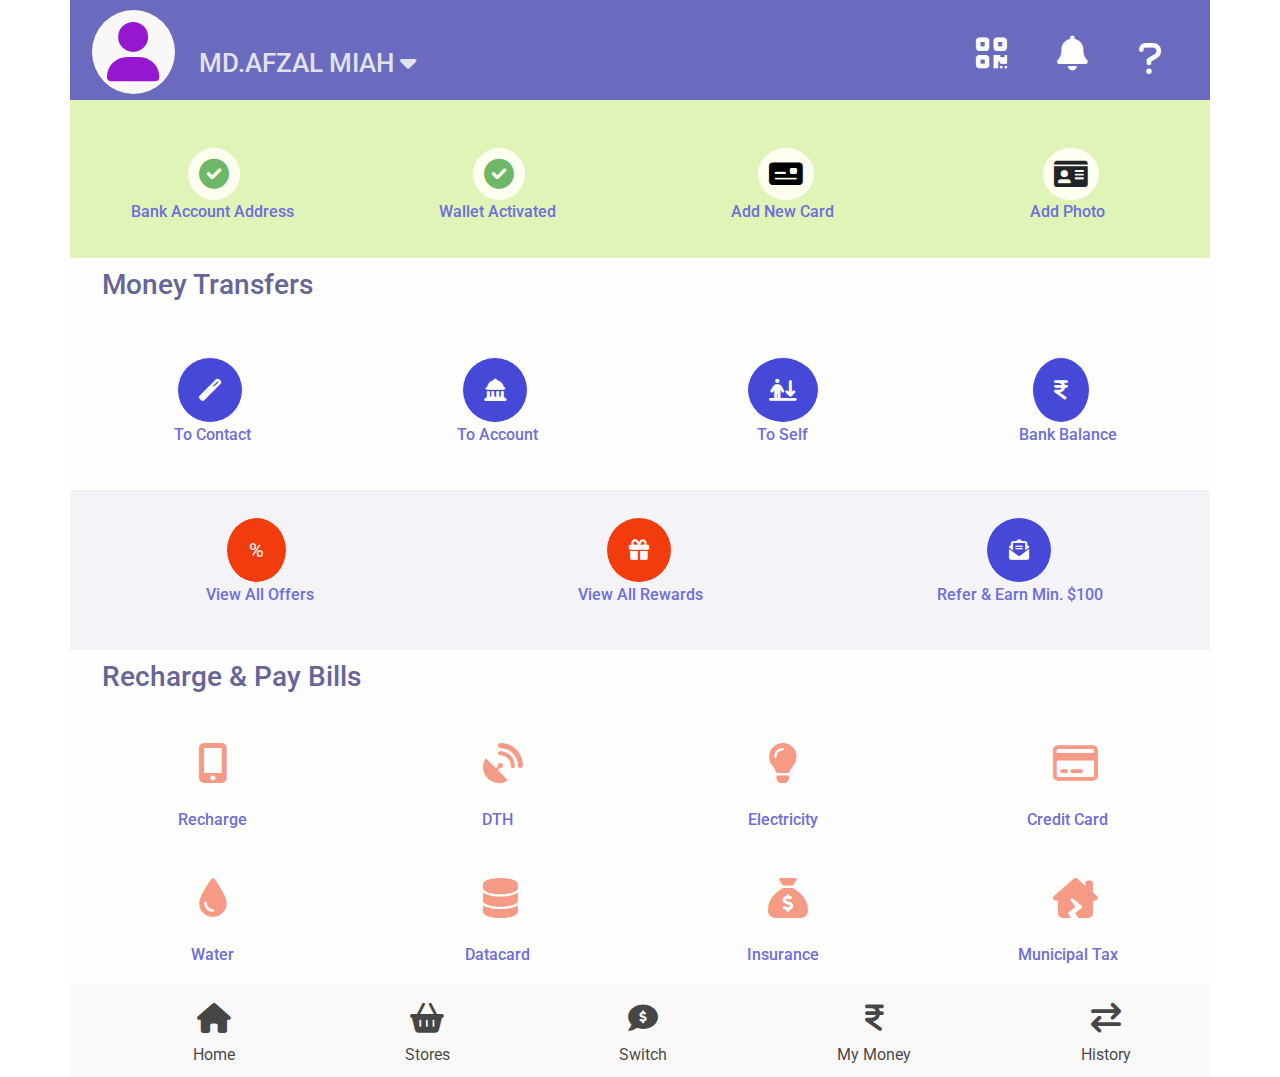
<file: index.html>
<!DOCTYPE html>
<html lang="en">
<head>
    <meta charset="UTF-8">
    <meta http-equiv="X-UA-Compatible" content="IE=edge">
    <meta name="viewport" content="width=device-width, initial-scale=1.0">
    <title>Dashboard</title>
    <link rel="stylesheet" href="assets/css/font-all.min.css">
    <link rel="stylesheet" href="assets/css/bootstrap.min.css">
    <link rel="stylesheet" href="assets/css/style.css">
    <link rel="stylesheet" href="assets/css/responsive.css">
</head>
<body>
       <!-----Head Section Start------->
        <div class="container header">
            <div class="row">
                <div class="col-6">
                    <div class="header-l">
                        <i class="fa-solid fa-user" id="users"></i>
                        <h3>MD.AFZAL MIAH <i class="fa-solid fa-caret-down"></i> </h3>
                    </div>
                </div>
                <div class="col-6">
                    <div class="header-r">
                    <ul class="nav">
                        <li class="qrc"><a href="#"><i class="fa-solid fa-qrcode" id="r-items"></i> </a></li>
                        <li class="noti"><a href="#"></a><i class="fa-solid fa-bell" id="r-items"></i></a></li>
                        <li class="qus"><a href="#"></a><i class="fa-solid fa-question" id="r-items"></i></a></li>

                    </ul>
                </div>
                </div>
            </div>
        </div>
         <!-----Head Section End------->
           <!-----Account Section Start------->
           <div class="container account">
            <div class="row">
                <div class="ac-title">
                </div>
                <div class="col-3">
                     <div class="bank">
                     <span><a href="bank_address.html"><i class="fa-solid fa-circle-check"></i></a></span>
                     <p>Bank Account Address</p>
                    </div>
                </div>
                <div class="col-3">
                    <div class="wallet">
                    <span><a href="wallet.html"><i class="fa-solid fa-circle-check"></i></a></span>
                    <p>Wallet Activated</p> 
                </div>
                </div>
                <div class="col-3">
                    <div class="money">
                    <span><a href="card.html"><i class="fa-solid fa-money-check"></i></a></span>
                    <p>Add New Card</p> 
                </div>
                </div>
                <div class="col-3">
                    <div class="photo">
                    <span><i class="fa-solid fa-id-card"></i></i></span>
                    <p> Add Photo</p>
                </div> 
                </div>
               </div>
           </div>
            <!-----Account Section End------->
            <!-----Money Transfer Section Start------->
            <div class="container transfer">
                <div class="row transfer-1">
                    <div class="mt-title">
                        <h3>Money Transfers</h3>
                    </div>
                    <div class="col-3">
                        <div class="to-contact">
                        <span><i class="fa-solid fa-wand-magic"></i></span>
                        <p>To Contact</p>
                    </div>
                    </div>
                    <div class="col-3">
                        <div class="to-account">
                            <span><i class="fa-solid fa-landmark-dome"></i></span>
                            <p>To Account</p>
                    </div>
                    </div>
                    <div class="col-3">
                        <div class="to-self">
                            <span><i class="fa-solid fa-person-arrow-down-to-line"></i></span>
                            <p>To Self</p>
                    </div>
                    </div>
                    <div class="col-3">
                        <div class="b-balance">
                            <span><i class="fa-solid fa-indian-rupee-sign"></i></span>
                            <p>Bank Balance</p>
                    </div>
                    </div>
                </div>
                
                <div class="row transfer-2">
                    <div class="col-4">
                        <div class="offers">
                            <span><i class="fa-light fa-percent"></i></span>
                            <p>View All Offers</p>
                        </div>
                    </div>
                    <div class="col-4">
                        <div class="rewards">
                            <span><i class="fa-solid fa-gift"></i></span>
                            <p>View All Rewards</p>
                        </div>
                    </div>
                    <div class="col-4">
                        <div class="refers">
                            <span><i class="fa-solid fa-envelope-open-text"></i></span>
                            <p>Refer & Earn Min. $100</p>
                        </div>
                    </div>
                </div>
            </div>
             <!-----Money Transfer Section End------->
              <!-----Recharge Section start------->
                <div class="container recharge">
                    <div class="rec-title">
                        <h3>Recharge & Pay Bills</h3>
                    </div>
                    <div class="row recharge-1">
                        <div class="col-3">
                            <div class="rec-mobile">
                                <span><i class="fa-solid fa-mobile-screen-button"></i></span>
                                <p>Recharge</p>
                            </div>
                        </div>
                        <div class="col-3">
                            <div class="rec-dth">
                                <span><i class="fa-solid fa-satellite-dish"></i></span>
                                <p>DTH</p>
                            </div>
                        </div>
                        <div class="col-3">
                            <div class="rec-electricity">
                                <span><i class="fa-solid fa-lightbulb"></i></span>
                                <p>Electricity</p>
                            </div>
                        </div>
                        <div class="col-3">
                            <div class="rec-card">
                                <span><i class="fa-regular fa-credit-card"></i></span>
                                <p>Credit Card</p>
                            </div>
                        </div>
                    </div>
                     <!----Line -2-->
                    <div class="row recharge-2">
                        <div class="col-3">
                            <div class="rec-water">
                                <span><i class="fa-solid fa-droplet"></i></span>
                                <p>Water</p>
                            </div>
                        </div>
                        <div class="col-3">
                            <div class="rec-datacard">
                                <span><i class="fa-solid fa-database"></i></span>
                                <p>Datacard</p>
                            </div>
                        </div>
                        <div class="col-3">
                            <div class="rec-insurance">
                                <span><i class="fa-solid fa-sack-dollar"></i></span>
                                <p>Insurance</p>
                            </div>
                        </div>
                        <div class="col-3">
                            <div class="rec-tax">
                                <span><i class="fa-solid fa-house-chimney-crack"></i></span>
                                <p>Municipal Tax</p>
                            </div>
                        </div>
                    </div>
                </div>
             <!-----Recharge Section End------->
             <!-----Manu Section Start------->
             
             <div class="container menu">
                <div class="row">
                        <ul class="nav">
                            <li ><a href="#"><i class="fa-solid fa-house" id="home-items"></i> Home</a></li>
                            <li><a href="#"><i class="fa-solid fa-basket-shopping"  id="home-items"></i> Stores</a></li>
                            <li><a href="#"><i class="fa-solid fa-comment-dollar"  id="home-items"></i> Switch</a></li>
                            <li><a href="#"><i class="fa-solid fa-indian-rupee-sign"  id="home-items"></i> My Money</a></li>
                            <li><a href="#"><i class="fa-solid fa-arrow-right-arrow-left"  id="home-items"></i> History</a></li>
                        </ul>
                </div>
            </div>
          <!-----Manu Section End------->
   
    <!------JS Files-------->
    <script src="assets/js/jquery-3.6.0.min.js"></script>
    <script src="assets/js/popper.min.js"></script>
    <script src="assets/js/bootstrap.min.js"></script>
    <script src="assets/js/custom.js"></script>
</body>
</html>
</file>
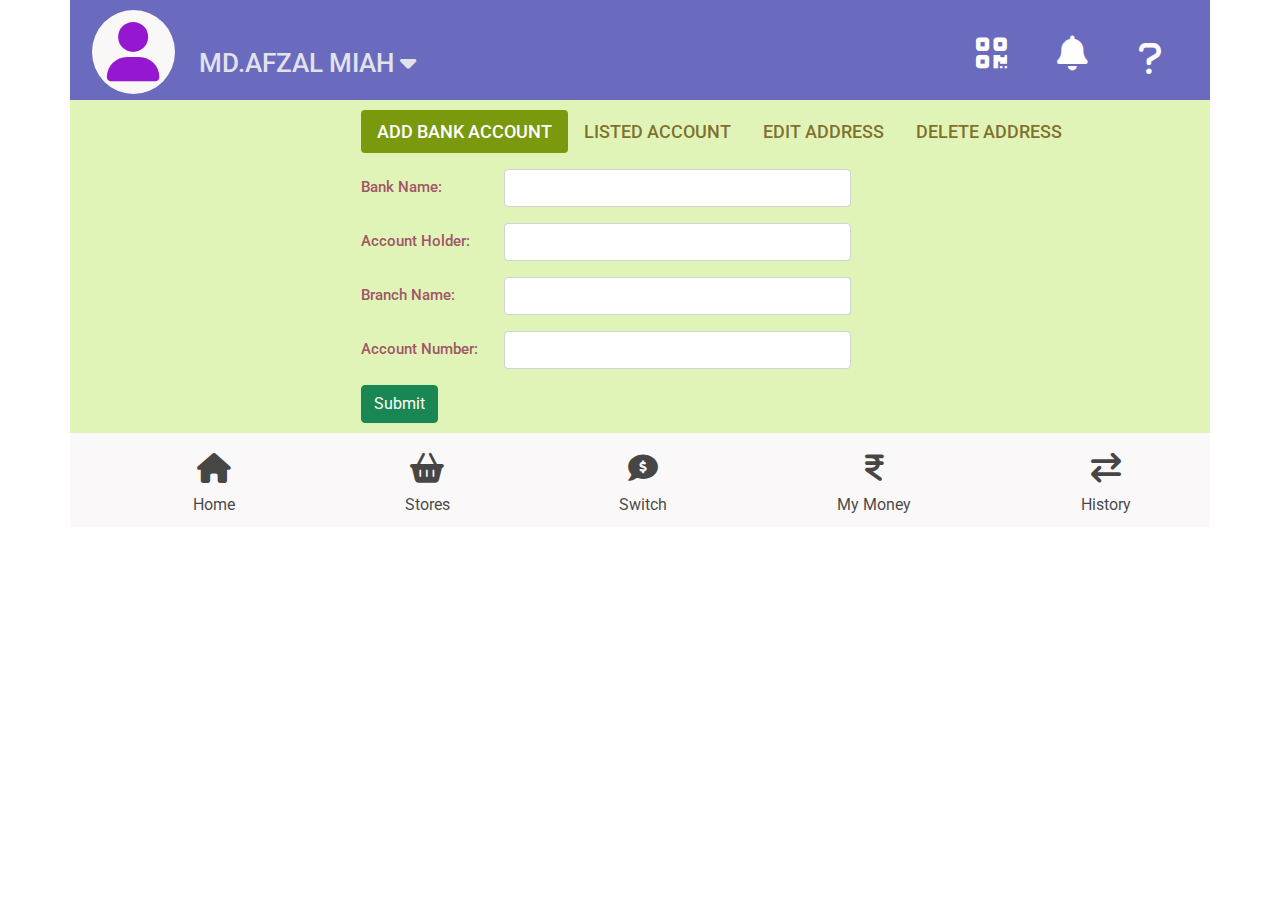
<file: bank_address.html>
<!DOCTYPE html>
<html lang="en">
<head>
    <meta charset="UTF-8">
    <meta http-equiv="X-UA-Compatible" content="IE=edge">
    <meta name="viewport" content="width=device-width, initial-scale=1.0">
    <title>Dashboard</title>
    <link rel="stylesheet" href="assets/css/font-all.min.css">
    <link rel="stylesheet" href="assets/css/bootstrap.min.css">
    <link rel="stylesheet" href="assets/css/style.css">
    <link rel="stylesheet" href="assets/css/responsive.css">
</head>
<body>
         <!-----Head Section Start------->
         <div class="container header">
            <div class="row">
                <div class="col-6">
                    <div class="header-l">
                        <i class="fa-solid fa-user" id="users"></i>
                        <h3>MD.AFZAL MIAH <i class="fa-solid fa-caret-down"></i> </h3>
                    </div>
                </div>
                <div class="col-6">
                    <div class="header-r">
                    <ul class="nav">
                        <li class="qrc"><a href="#"><i class="fa-solid fa-qrcode" id="r-items"></i> </a></li>
                        <li class="noti"><a href="#"></a><i class="fa-solid fa-bell" id="r-items"></i></a></li>
                        <li class="qus"><a href="#"></a><i class="fa-solid fa-question" id="r-items"></i></a></li>

                    </ul>
                </div>
                </div>
            </div>
        </div>
         <!-----Head Section End------->
         <!-----Bank-Details Section Start------->
         <section class="container bank-details">

            <ul class="nav nav-pills mb-3 bank-items" id="pills-tab" role="tablist">
                <li class="nav-item " role="presentation" id="all-items">
                  <button class="nav-link active" id="pills-add-tab" data-bs-toggle="pill" data-bs-target="#pills-add" type="button" role="tab" aria-controls="pills-add" aria-selected="true">Add Bank Account</button>
                </li>

                <li class="nav-item" role="presentation" id="all-items">
                  <button class="nav-link" id="pills-listed-tab" data-bs-toggle="pill" data-bs-target="#pills-listed" type="button" role="tab" aria-controls="pills-listed" aria-selected="false">Listed account</button>
                </li>

                <li class="nav-item" role="presentation" id="all-items">
                  <button class="nav-link" id="pills-edit-tab" data-bs-toggle="pill" data-bs-target="#pills-edit" type="button" role="tab" aria-controls="pills-edit" aria-selected="false">Edit Address</button>
                </li>

                <li class="nav-item" role="presentation" id="all-items">
                    <button class="nav-link" id="pills-delete-tab" data-bs-toggle="pill" data-bs-target="#pills-delete" type="button" role="tab" aria-controls="pills-delete" aria-selected="false">Delete Address</button>
                  </li>

              </ul>

              <div class="tab-content" id="pills-tabContent">
                <div class="tab-pane fade show active" id="pills-add" role="tabpanel" aria-labelledby="pills-add-tab">
                   
                    <form class="form bank-form">
                        <div class="row mb-3">
                          <label class="col-sm-2 col-form-label form-n">Bank Name:</label>
                          <div class="col-sm-10">
                            <input type="text" class="form-control" id="form-input">
                          </div>
                        </div>
                        <div class="row mb-3">
                          <label class="col-sm-2 col-form-label form-n">Account Holder:</label>
                          <div class="col-sm-10">
                            <input type="text" class="form-control" id="form-input">
                          </div>
                        </div>
        
                        <div class="row mb-3">
                            <label class="col-sm-2 col-form-label form-n">Branch Name:</label>
                            <div class="col-sm-10">
                              <input type="text" class="form-control" id="form-input">
                            </div>
                          </div>

                          <div class="row mb-3">
                            <label class="col-sm-2 col-form-label form-n">Account Number:</label>
                            <div class="col-sm-10">
                              <input type="text" class="form-control" id="form-input">
                            </div>
                          </div>
                        
                        <button type="submit" class="btn btn-success" value="submit">Submit</button>
                      </form>
                </div>

                <div class="tab-pane fade" id="pills-listed" role="tabpanel" aria-labelledby="pills-listed-tab">

                    <ol class="list-group list-group-numbered">
                        <li class="list-group-item">Islami Bank</li>
                        <li class="list-group-item">Janata Bank</li>
                        <li class="list-group-item">Sonali Bank</li>
                      </ol>

                </div>

                <div class="tab-pane fade" id="pills-edit" role="tabpanel" aria-labelledby="pills-edit-tab">
                    <form class="form bank-form">
                        <div class="row mb-3">
                          <label class="col-sm-2 col-form-label form-n">Bank Name:</label>
                          <div class="col-sm-10">
                            <input type="text" class="form-control" id="form-input">
                          </div>
                        </div>
                        <div class="row mb-3">
                          <label class="col-sm-2 col-form-label form-n">Account Holder:</label>
                          <div class="col-sm-10">
                            <input type="text" class="form-control" id="form-input">
                          </div>
                        </div>
        
                        <div class="row mb-3">
                            <label class="col-sm-2 col-form-label form-n">Branch Name:</label>
                            <div class="col-sm-10">
                              <input type="text" class="form-control" id="form-input">
                            </div>
                          </div>

                          <div class="row mb-3">
                            <label class="col-sm-2 col-form-label form-n">Account Number:</label>
                            <div class="col-sm-10">
                              <input type="text" class="form-control" id="form-input">
                            </div>
                          </div>
                        
                        <button type="submit" class="btn btn-success" value="save">Edit</button>
                      </form>

                </div>

                <div class="tab-pane fade" id="pills-delete" role="tabpanel" aria-labelledby="pills-delete-tab">

                    <ol class="list-group list-group-numbered">
                        <li class="list-group-item d-flex justify-content-between align-items-start">
                          <div class="ms-2 me-auto">
                            <div class="fw-bold">Islami Bank</div>
                            MD Afzal Miah
                          </div>
                          <span class="badge bg-danger rounded-pill">Delete</span>
                        </li>
                        <li class="list-group-item d-flex justify-content-between align-items-start">
                          <div class="ms-2 me-auto">
                            <div class="fw-bold">Janata Bank</div>
                            Joy Debnath
                          </div>
                          <span class="badge bg-danger rounded-pill">Delete</span>
                        </li>
                        <li class="list-group-item d-flex justify-content-between align-items-start">
                          <div class="ms-2 me-auto">
                            <div class="fw-bold">Sonali Bank</div>
                             MD Jmal Uddin
                          </div>
                          <span class="badge bg-danger rounded-pill">Delete</span>
                        </li>
                      </ol>
                </div>
              </div>
            
            
            
       
         </section>

<!-----Manu Section Start------->
             
        <div class="container menu">
            <div class="row">
                    <ul class="nav">
                        <li ><a href="#"><i class="fa-solid fa-house" id="home-items"></i> Home</a></li>
                        <li><a href="#"><i class="fa-solid fa-basket-shopping"  id="home-items"></i> Stores</a></li>
                        <li><a href="#"><i class="fa-solid fa-comment-dollar"  id="home-items"></i> Switch</a></li>
                        <li><a href="#"><i class="fa-solid fa-indian-rupee-sign"  id="home-items"></i> My Money</a></li>
                                        <li><a href="#"><i class="fa-solid fa-arrow-right-arrow-left"  id="home-items"></i> History</a></li>
                    </ul>
            </div>
        </div>
        <!-----Manu Section End------->
   
    <!------JS Files-------->
    <script src="assets/js/jquery-3.6.0.min.js"></script>
    <script src="assets/js/popper.min.js"></script>
    <script src="assets/js/bootstrap.min.js"></script>
    <script src="assets/js/custom.js"></script>
</body>
</html>
</file>
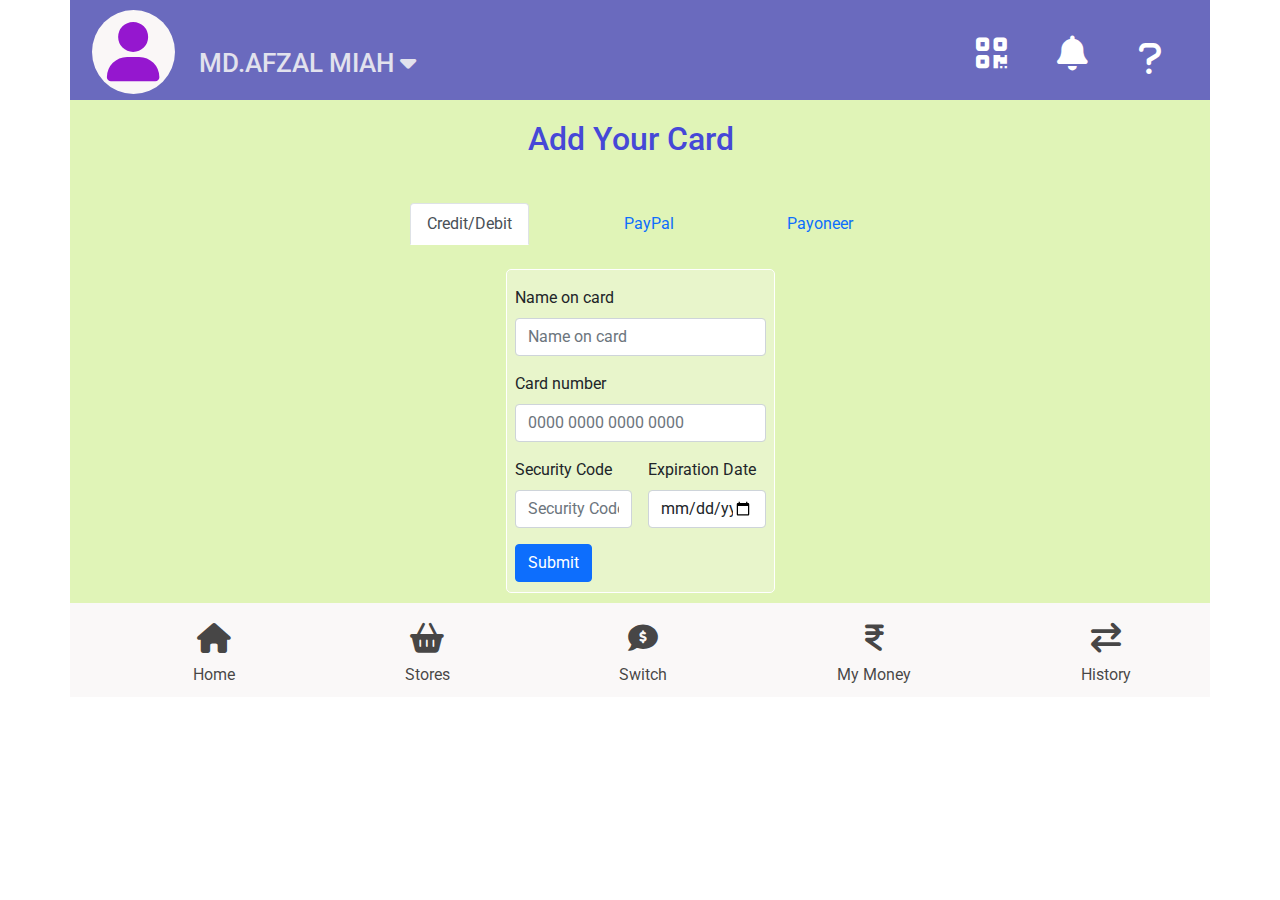
<file: card.html>
<!DOCTYPE html>
<html lang="en">
<head>
    <meta charset="UTF-8">
    <meta http-equiv="X-UA-Compatible" content="IE=edge">
    <meta name="viewport" content="width=device-width, initial-scale=1.0">
    <title>Dashboard</title>
    <link rel="stylesheet" href="assets/css/font-all.min.css">
    <link rel="stylesheet" href="assets/css/bootstrap.min.css">
    <link rel="stylesheet" href="assets/css/style.css">
    <link rel="stylesheet" href="assets/css/responsive.css">
</head>
<body>
         <!-----Head Section Start------->
         <div class="container header">
            <div class="row">
                <div class="col-6">
                    <div class="header-l">
                        <i class="fa-solid fa-user" id="users"></i>
                        <h3>MD.AFZAL MIAH <i class="fa-solid fa-caret-down"></i> </h3>
                    </div>
                </div>
                <div class="col-6">
                    <div class="header-r">
                    <ul class="nav">
                        <li class="qrc"><a href="#"><i class="fa-solid fa-qrcode" id="r-items"></i> </a></li>
                        <li class="noti"><a href="#"></a><i class="fa-solid fa-bell" id="r-items"></i></a></li>
                        <li class="qus"><a href="#"></a><i class="fa-solid fa-question" id="r-items"></i></a></li>

                    </ul>
                </div>
                </div>
            </div>
        </div>
         <!-----Head Section End------->
         <!-----Card-Details Section Start------->
          <section>
            <div class="container card-section">
              <div class="row">
                 <div class="col-"><h2>Add Your Card</h>
                  </div> 
                </div>
                <div class="orw">
                  <div class="col- col-md- payment-section">

                    <ul class="nav nav-tabs pay-nave" id="myTab" role="tablist">
                      <li class="nav-item pay-iteme" role="presentation">
                        <button class="nav-link active" id="credit-tab" data-bs-toggle="tab" data-bs-target="#credit" type="button" role="tab" aria-controls="credit" aria-selected="true">Credit/Debit</button>
                      </li>
                      <li class="nav-item pay-iteme" role="presentation">
                        <button class="nav-link" id="paypal-tab" data-bs-toggle="tab" data-bs-target="#paypal" type="button" role="tab" aria-controls="paypal" aria-selected="false">PayPal</button>
                      </li>
                      <li class="nav-item pay-iteme" role="presentation">
                        <button class="nav-link" id="payoneer-tab" data-bs-toggle="tab" data-bs-target="#payoneer" type="button" role="tab" aria-controls="payoneer" aria-selected="false"> Payoneer</button>
                      </li>
                    </ul>


                    <div class="tab-content" id="myTabContent">
                      <div class="tab-pane fade show active" id="credit" role="tabpanel" aria-labelledby="credit-tab">
                        <form class="row g-3 card-form">
                          <div class="col-md-12">
                            <label for="inputEmail4" class="form-label">Name on card
                            </label>
                            <input type="text" class="form-control" id="inputEmail4" placeholder="Name on card">
                          </div>
                          <div class="col-md-12">
                            <label for="inputPassword4" class="form-label">Card number</label>
                            <input type="number" class="form-control" id="inputPassword4" placeholder="0000 0000 0000 0000">
                          </div>
                          <div class="col-md-6">
                            <label for="inputCity" class="form-label">Security Code</label>
                            <input type="text" class="form-control" id="inputCity" placeholder="Security Code">
                          </div>
                          <div class="col-md-6">
                            <label for="inputState" class="form-label">Expiration Date</label>
                            <input type="date" class="form-control" id="inputCity" placeholder="MM/YY">
                          </div>
                        
                          <div class="col-12">
                            <button type="submit" class="btn btn-primary pay-btn">Submit</button>
                          </div>
                        </form> 
                    </div>

                      <div class="tab-pane fade" id="paypal" role="tabpanel" aria-labelledby="paypal-tab">
                        <form class="row g-3 card-form">
                          <div class="col-md-12">
                            <label for="inputEmail4" class="form-label">Name on card
                            </label>
                            <input type="text" class="form-control" id="inputEmail4" placeholder="Name on card">
                          </div>
                          <div class="col-md-12">
                            <label for="inputPassword4" class="form-label">Card number</label>
                            <input type="number" class="form-control" id="inputPassword4" placeholder="0000 0000 0000 0000">
                          </div>
                          <div class="col-md-6">
                            <label for="inputCity" class="form-label">Security Code</label>
                            <input type="text" class="form-control" id="inputCity" placeholder="Security Code">
                          </div>
                          <div class="col-md-6">
                            <label for="inputState" class="form-label">Expiration Date</label>
                            <input type="date" class="form-control" id="inputCity" placeholder="MM/YY">
                          </div>
                        
                          <div class="col-12">
                            <button type="submit" class="btn btn-primary pay-btn">Submit</button>
                          </div>
                        </form> 
                        
                       </div>

                      <div class="tab-pane fade" id="payoneer" role="tabpanel" aria-labelledby="payoneer-tab">
                        <form class="row g-3 card-form">
                          <div class="col-md-12">
                            <label for="inputEmail4" class="form-label">Name on card
                            </label>
                            <input type="text" class="form-control" id="inputEmail4" placeholder="Name on card">
                          </div>
                          <div class="col-md-12">
                            <label for="inputPassword4" class="form-label">Card number</label>
                            <input type="number" class="form-control" id="inputPassword4" placeholder="0000 0000 0000 0000">
                          </div>
                          <div class="col-md-6">
                            <label for="inputCity" class="form-label">Security Code</label>
                            <input type="text" class="form-control" id="inputCity" placeholder="Security Code">
                          </div>
                          <div class="col-md-6">
                            <label for="inputState" class="form-label">Expiration Date</label>
                            <input type="date" class="form-control" id="inputCity" placeholder="mm/yy">
                          </div>
                        
                          <div class="col-12">
                            <button type="submit" class="btn btn-primary pay-btn">Submit</button>
                          </div>
                        </form> 
                     </div>
                    </div>

                  </div>
                </div>
              </div>
               
          </section>
          <!-----Card-Details Section End------->
<!-----Manu Section Start------->
             
        <div class="container menu">
            <div class="row">
                    <ul class="nav">
                        <li ><a href="#"><i class="fa-solid fa-house" id="home-items"></i> Home</a></li>
                        <li><a href="#"><i class="fa-solid fa-basket-shopping"  id="home-items"></i> Stores</a></li>
                        <li><a href="#"><i class="fa-solid fa-comment-dollar"  id="home-items"></i> Switch</a></li>
                        <li><a href="#"><i class="fa-solid fa-indian-rupee-sign"  id="home-items"></i> My Money</a></li>
                                        <li><a href="#"><i class="fa-solid fa-arrow-right-arrow-left"  id="home-items"></i> History</a></li>
                    </ul>
            </div>
        </div>
        <!-----Manu Section End------->
   
    <!------JS Files-------->
    <script src="assets/js/jquery-3.6.0.min.js"></script>
    <script src="assets/js/popper.min.js"></script>
    <script src="assets/js/bootstrap.min.js"></script>
    <script src="assets/js/custom.js"></script>
</body>
</html>
</file>
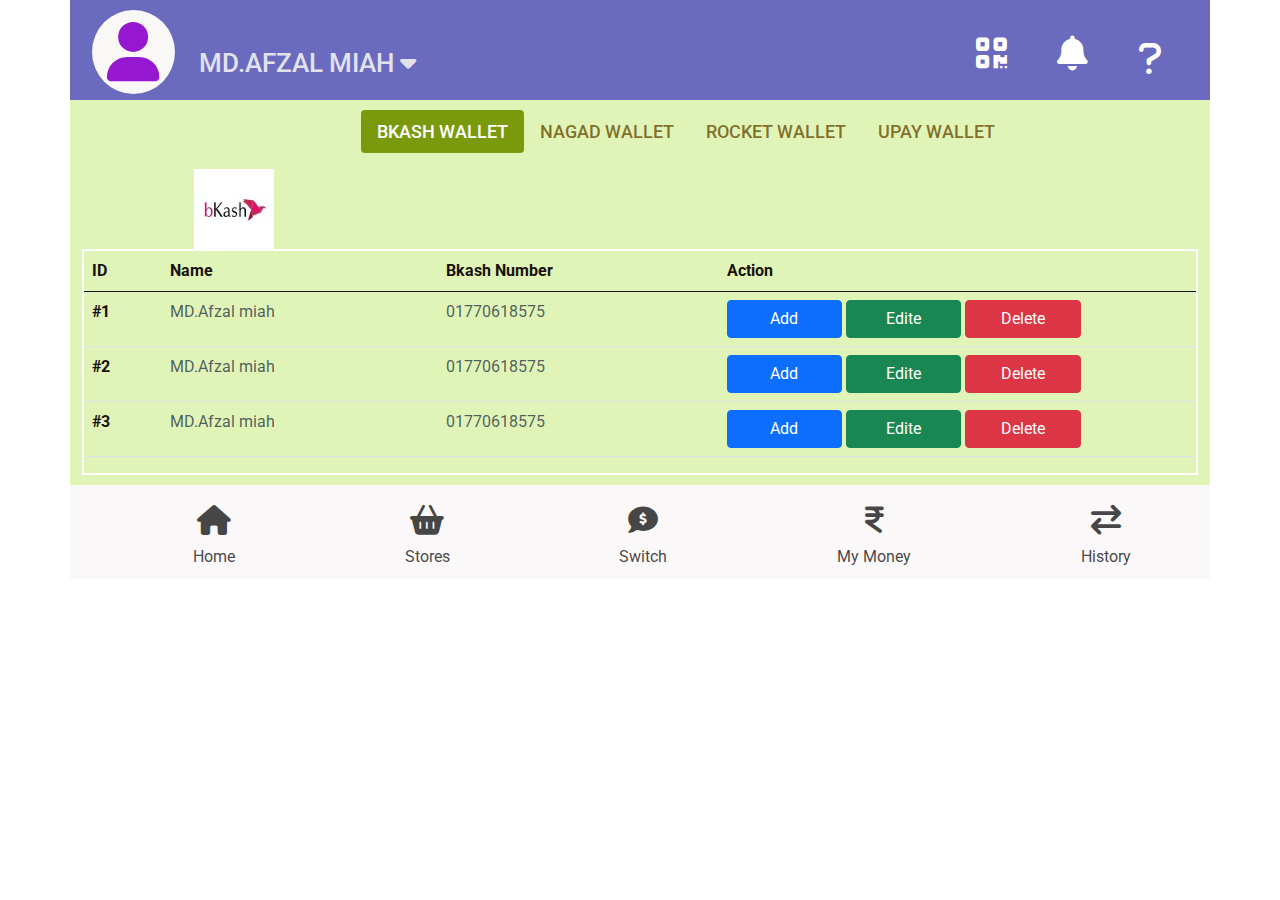
<file: wallet.html>
<!DOCTYPE html>
<html lang="en">
<head>
    <meta charset="UTF-8">
    <meta http-equiv="X-UA-Compatible" content="IE=edge">
    <meta name="viewport" content="width=device-width, initial-scale=1.0">
    <title>Dashboard</title>
    <link rel="stylesheet" href="assets/css/font-all.min.css">
    <link rel="stylesheet" href="assets/css/bootstrap.min.css">
    <link rel="stylesheet" href="assets/css/style.css">
    <link rel="stylesheet" href="assets/css/responsive.css">
</head>
<body>
         <!-----Head Section Start------->
         <div class="container header">
            <div class="row">
                <div class="col-6">
                    <div class="header-l">
                        <i class="fa-solid fa-user" id="users"></i>
                        <h3>MD.AFZAL MIAH <i class="fa-solid fa-caret-down"></i> </h3>
                    </div>
                </div>
                <div class="col-6">
                    <div class="header-r">
                    <ul class="nav">
                        <li class="qrc"><a href="#"><i class="fa-solid fa-qrcode" id="r-items"></i> </a></li>
                        <li class="noti"><a href="#"></a><i class="fa-solid fa-bell" id="r-items"></i></a></li>
                        <li class="qus"><a href="#"></a><i class="fa-solid fa-question" id="r-items"></i></a></li>

                    </ul>
                </div>
                </div>
            </div>
        </div>
         <!-----Head Section End------->
         <!-----Wallet-Details Section Start------->
         <section class="container wallet-details">

            <ul class="nav nav-pills mb-3 wallet-items" id="pills-tab" role="tablist">

                <li class="nav-item " role="presentation" id="wall-items">
                  <button class="nav-link active" id="pills-bwallet-tab" data-bs-toggle="pill" data-bs-target="#pills-bwallet" type="button" role="tab" aria-controls="pills-bwallet" aria-selected="true">Bkash Wallet</button>
                </li>

                <li class="nav-item" role="presentation" id="wall-items">
                  <button class="nav-link" id="pills-nwallet-tab" data-bs-toggle="pill" data-bs-target="#pills-nwallet" type="button" role="tab" aria-controls="pills-nwallet" aria-selected="false">Nagad Wallet</button>
                </li>

                <li class="nav-item" role="presentation" id="wall-items">
                  <button class="nav-link" id="pills-rwallet-tab" data-bs-toggle="pill" data-bs-target="#pills-rwallet" type="button" role="tab" aria-controls="pills-rwallet" aria-selected="false">Rocket Wallet</button>
                </li>

                <li class="nav-item" role="presentation" id="wall-items">
                    <button class="nav-link" id="pills-uwallet-tab" data-bs-toggle="pill" data-bs-target="#pills-uwallet" type="button" role="tab" aria-controls="pills-uwallet" aria-selected="false">Upay Wallet</button>
                  </li>
              </ul>

              <div class="tab-content" id="pills-tabContent">
                <div class="tab-pane fade show active" id="pills-bwallet" role="tabpanel" aria-labelledby="pills-bwallet-tab">

                  <img src="./assets/images/bkash.jpg" class="bkash" alt="">
                  <br>
                  <form class="form wallet-form">
                  <table class="table wallet-table">
                    <thead>
                      <tr>
                        <th scope="col">ID</th>
                        <th scope="col">Name</th>
                        <th scope="col">Bkash Number</th>
                        <th scope="col" id="ls-tbl">Action</th>
                      </tr>
                    </thead>
                    <tbody>
                      <tr>
                        <th scope="row">#1</th>
                        <td>MD.Afzal miah</td>
                        <td >01770618575</td>
                        <td>
                          <button class="btn btn-primary w-25" id="wallet-btn">Add</button>
                         <button class="btn btn-success w-25" id="wallet-btn" > Edite </button>
                         <button class="btn btn-danger w-25" id="wallet-btn">Delete</button>
                       </td>
                      </tr>
                      <tr>
                        <th scope="row">#2</th>
                        <td>MD.Afzal miah</td>
                        <td>01770618575</td>
                        <td>
                          <button class="btn btn-primary w-25" id="wallet-btn">Add</button>
                          <button class="btn btn-success w-25" id="wallet-btn" > Edite </button>
                          <button class="btn btn-danger w-25" id="wallet-btn">Delete</button>
                       </td>
                      </tr>
                      <tr>
                        <th scope="row">#3</th>
                        <td>MD.Afzal miah</td>
                        <td>01770618575</td>
                        <td>
                          <button class="btn btn-primary w-25" id="wallet-btn">Add</button>
                         <button class="btn btn-success w-25" id="wallet-btn" > Edite </button>
                         <button class="btn btn-danger w-25" id="wallet-btn">Delete</button>
                       </td>
                      </tr>
                    </tbody>
                  </table>
                </form>
                </div>

                <div class="tab-pane fade" id="pills-nwallet" role="tabpanel" aria-labelledby="pills-nwallet-tab">

                  <img src="./assets/images/nagad.png" class="bkash" alt="">
                  <br>
                  <form class="form wallet-form">
                  <table class="table wallet-table">
                    <thead>
                      <tr>
                        <th scope="col">ID</th>
                        <th scope="col">Name</th>
                        <th scope="col">Nagad Number</th>
                        <th scope="col" id="ls-tbl">Action</th>
                      </tr>
                    </thead>
                    <tbody>
                      <tr>
                        <th scope="row">#1</th>
                        <td>MD.Afzal miah</td>
                        <td>01770618575</td>
                        <td>
                          <button class="btn btn-primary w-25" id="wallet-btn">Add</button>
                          <button class="btn btn-success w-25" id="wallet-btn" > Edite </button>
                          <button class="btn btn-danger w-25" id="wallet-btn">Delete</button>
                       </td>
                      </tr>
                      <tr>
                        <th scope="row">#2</th>
                        <td>MD.Afzal miah</td>
                        <td>01770618575</td>
                        <td>
                          <button class="btn btn-primary w-25" id="wallet-btn">Add</button>
                         <button class="btn btn-success w-25" id="wallet-btn" > Edite </button>
                         <button class="btn btn-danger w-25" id="wallet-btn">Delete</button>
                       </td>
                      </tr>
                      <tr>
                        <th scope="row">#3</th>
                        <td>MD.Afzal miah</td>
                        <td>01770618575</td>
                        <td>
                          <button class="btn btn-primary w-25" id="wallet-btn">Add</button>
                          <button class="btn btn-success w-25" id="wallet-btn" > Edite </button>
                          <button class="btn btn-danger w-25" id="wallet-btn">Delete</button>
                       </td>
                      </tr>
                    </tbody>
                  </table>
                </form>
                </div>

                <div class="tab-pane fade" id="pills-rwallet" role="tabpanel" aria-labelledby="pills-rwallet-tab">

                  <img src="./assets/images/rocket1.png" class="bkash" alt="">
                  <br>
                  <form class="form wallet-form">
                  <table class="table wallet-table">
                    <thead>
                      <tr>
                        <th scope="col">ID</th>
                        <th scope="col">Name</th>
                        <th scope="col">Rocket Number</th>
                        <th scope="col" id="ls-tbl">Action</th>
                      </tr>
                    </thead>
                    <tbody>
                      <tr>
                        <th scope="row">#1</th>
                        <td>MD.Afzal miah</td>
                        <td>01770618575</td>
                        <td>
                          <button class="btn btn-primary w-25" id="wallet-btn">Add</button>
                          <button class="btn btn-success w-25" id="wallet-btn" > Edite </button>
                          <button class="btn btn-danger w-25" id="wallet-btn">Delete</button>
                       </td>
                      </tr>
                      <tr>
                        <th scope="row">#2</th>
                        <td>MD.Afzal miah</td>
                        <td>01770618575</td>
                        <td>
                          <button class="btn btn-primary w-25" id="wallet-btn">Add</button>
                          <button class="btn btn-success w-25" id="wallet-btn" > Edite </button>
                          <button class="btn btn-danger w-25" id="wallet-btn">Delete</button>
                       </td>
                      </tr>
                      <tr>
                        <th scope="row">#3</th>
                        <td>MD.Afzal miah</td>
                        <td>01770618575</td>
                        <td>
                          <button class="btn btn-primary w-25" id="wallet-btn">Add</button>
                          <button class="btn btn-success w-25" id="wallet-btn" > Edite </button>
                          <button class="btn btn-danger w-25" id="wallet-btn">Delete</button>
                       </td>
                      </tr>
                    </tbody>
                  </table>

                </form>

                </div>

                <div class="tab-pane fade" id="pills-uwallet" role="tabpanel" aria-labelledby="pills-uwallet-tab">

                  <img src="./assets/images/upay1.jpg" class="bkash" alt="">
                  <br>
                  <form class="form wallet-form">
                  <table class="table wallet-table">
                    <thead>
                      <tr>
                        <th scope="col">ID</th>
                        <th scope="col">Name</th>
                        <th scope="col">Upay Number</th>
                        <th scope="col" id="ls-tbl">Action</th>
                      </tr>
                    </thead>
                    <tbody>
                      <tr>
                        <th scope="row">#1</th>
                        <td>MD.Afzal miah</td>
                        <td>01770618575</td>
                        <td>
                          <button class="btn btn-primary w-25" id="wallet-btn">Add</button>
                         <button class="btn btn-success w-25" id="wallet-btn" > Edite </button>
                         <button class="btn btn-danger w-25" id="wallet-btn">Delete</button>
                       </td>
                      </tr>
                      <tr>
                        <th scope="row">#2</th>
                        <td>MD.Afzal miah</td>
                        <td>01770618575</td>
                        <td>
                          <button class="btn btn-primary w-25" id="wallet-btn">Add</button>
                          <button class="btn btn-success w-25" id="wallet-btn" > Edite </button>
                          <button class="btn btn-danger w-25" id="wallet-btn">Delete</button>
                       </td>
                      </tr>
                      <tr>
                        <th scope="row">#3</th>
                        <td>MD.Afzal miah</td>
                        <td>01770618575</td>
                        <td>
                          <button class="btn btn-primary w-25" id="wallet-btn">Add</button>
                         <button class="btn btn-success w-25" id="wallet-btn" > Edite </button>
                         <button class="btn btn-danger w-25" id="wallet-btn">Delete</button>
                       </td>
                      </tr>
                    </tbody>
                  </table>
                </form>
                </div>
                </div>
              </div>
         </section>

<!-----Manu Section Start------->
             
        <div class="container menu">
            <div class="row">
                    <ul class="nav">
                        <li ><a href="#"><i class="fa-solid fa-house" id="home-items"></i> Home</a></li>
                        <li><a href="#"><i class="fa-solid fa-basket-shopping"  id="home-items"></i> Stores</a></li>
                        <li><a href="#"><i class="fa-solid fa-comment-dollar"  id="home-items"></i> Switch</a></li>
                        <li><a href="#"><i class="fa-solid fa-indian-rupee-sign"  id="home-items"></i> My Money</a></li>
                                        <li><a href="#"><i class="fa-solid fa-arrow-right-arrow-left"  id="home-items"></i> History</a></li>
                    </ul>
            </div>
        </div>
        <!-----Manu Section End------->
   
    <!------JS Files-------->
    <script src="assets/js/jquery-3.6.0.min.js"></script>
    <script src="assets/js/popper.min.js"></script>
    <script src="assets/js/bootstrap.min.js"></script>
    <script src="assets/js/custom.js"></script>
</body>
</html>
</file>
<file: assets/css/style.css>
@import url('https://fonts.googleapis.com/css2?family=Roboto:wght@300;500&display=swap');
*{
	margin: 0;
	padding: 0;
	box-sizing: border-box;
   
}
body
{
    overflow-x: hidden;
    font-family: 'Roboto', sans-serif;
}
/************Default Code*******************/
.clear{
    overflow: hidden;
}
h3{
    font-weight: 500;
    color: #676597;
    margin-left: 20px;
    
}
span{
    margin-left: 20px;
}
p{
    font-size: 14px;
    text-align: center;
    color: #6e6ed8;
    font-weight: 500;
}
a{
    color: initial;
   text-decoration: none; 
}

/*----Header section------*/
.header
{
    height: 100px;
    background-color:rgb(106, 106, 190);
}
.header-l{}
.header-l #users
{
    display: inline-flex;
    padding: 12px 15px 12px 15px;
    font-size: 65px;
    color: rgb(149, 23, 207);
    border-radius: 50%;
    margin-top: 10px;
    margin-left: 10px;
    background-color: rgb(250, 247, 247);
   
}
.header-l .location
{
    font-size: 18px;
    color: #50506a;
    margin: -78px 258px 45px 0px !important;
}
.header-l .location:hover
{
    color: #dadaf0;
    transition: .3s;
}

.header-l > h3{
    font-size: 30px !important;
   color: #e2e2ed;
   margin: -42px 10px 15px 130px;
}
/****/
.header-r{}
.header-r ul{
    float: right;
    margin-top: 10px;
}
.header-r ul li{
    list-style: none;
    display: inline-block;
    margin-right: 20px;
}
.header-r ul li #r-items {
    font-size: 35px;
    padding: 15px;
    margin-top: 10px;
    color: white;
}
.header-r ul li #r-items:hover{
    color: rgb(238, 225, 225);
    transition: .3s;
}
.header-r ul .qus{
    margin-top: 5px;
    padding: 1px;

}
/**************Account Section***************/
.account{
    background-color: #e0f4b7;
}
.account .ac-title{
    margin-top: 10px;
    margin-bottom: 20px;
}

.account .bank{
    padding: 10px 5px;
    margin: 8px 15px;
}
.account .bank span i{
    font-size: 30px;
    margin-left: 30%;
    color: #00800091;
    background-color: #ffffef;
    padding: 10px;
    border: 1px solid #fffdff;
    border-radius: 50%;
}

.account .wallet{
    padding: 10px 5px;
    margin: 8px 15px;
}

.account .wallet span i{
    font-size: 30px;
    margin-left: 30%;
    color: #00800091;
    background-color: #ffffef;
    padding: 10px;
    border: 1px solid #fffdff;
    border-radius: 50%;
}


.account .money{
    padding: 10px 5px;
    margin: 8px 15px;
}

.account .money span i{
    font-size: 30px;
    margin-left: 30%;
    background-color: #ffffef;
    padding: 10px;
    border: 1px solid #fffdff;
    border-radius: 50%;
}

.account .photo{
    padding: 10px 5px;
    margin: 8px 15px;
}
.account .photo span i{
    font-size: 30px;
    margin-left: 30%;
    background-color: #ffffef;
    padding: 10px;
    border: 1px solid #fffdff;
    border-radius: 50%;
}

/********Money Transfer Section************/
.transfer{
    background-color: #f5f5ef1c; 
}
.transfer-1{}
.transfer .mt-title{
    margin-top: 10px;
    margin-bottom: 20px;
}
.transfer .to-contact{
    padding: 20px 5px;
    margin: 7px 15px;
}

.transfer .to-contact span i{
    font-size: 30px;
    margin-left: 31%;
    color: #fffffe;
    background-color: #4648d7;
    padding: 20px;
    border: 1px solid #fffdff;
    border-radius: 50%;
}


.transfer .to-account{
    padding: 20px 5px;
    margin: 7px 15px;
}

.transfer .to-account span i{
    font-size: 30px;
    margin-left: 31%;
    color: #fffffe;
    background-color: #4648d7;
    padding: 20px;
    border: 1px solid #fffdff;
    border-radius: 50%;
}


.transfer .to-self{
    padding: 20px 5px;
    margin: 7px 15px;
}

.transfer .to-self span i{
    font-size: 20px;
    margin-left: 29%;
    color: #fffffe;
    background-color: #4648d7;
    padding: 25px;
    border: 1px solid #fffdff;
    border-radius: 50%;
}

.transfer .b-balance{
    padding: 20px 5px;
    margin: 7px 15px;
}

.transfer .b-balance span i{
    font-size: 20px;
    margin-left: 31%;
    color: #fffffe;
    background-color: #4648d7;
    padding: 25px;
    border: 1px solid #fffdff;
    border-radius: 50%;
}

/************************/
.transfer-2{
    height: 30%;
    background-color: #e8e8f387;
}
.transfer-2 .offers{
    padding: 20px 5px;
    margin: 7px 15px;
}

.transfer-2 .offers span i{
    font-size: 20px;
    margin-left: 35%;
    color: #fffffe;
    background-color: #f33c0e;
    padding: 25px;
    border: 1px solid #fffdff;
    border-radius: 50%;
}


.transfer-2 .rewards{
    padding: 20px 5px;
    margin: 7px 15px;
}
.transfer-2 .rewards span{
    margin-left: 20px
}
.transfer-2 .rewards span i{
    font-size: 20px;
    margin-left: 35%;
    color: #fffffe;
    background-color: #f33c0e;
    padding: 25px;
    border: 1px solid #fffdff;
    border-radius: 50%;
}


.transfer-2 .refers{
    padding: 20px 5px;
    margin: 7px 15px;
}

.transfer-2 .refers span i{
    font-size: 20px;
    margin-left: 31%;
    color: #fffffe;
    background-color: #4648d7;
    padding: 25px;
    border: 1px solid #fffdff;
    border-radius: 50%;
}

/***********Recharge Section*******************/
.recharge{
    overflow-x: hidden;
    background-color: #f5f5ef1c; 
}
.recharge-1{}
.recharge .rec-title{
    margin-top: 10px;
    margin-bottom: 20px;
}
.recharge .rec-mobile{
    padding: 0px 5px;
    margin: 5px 15px;
}

.recharge .rec-mobile span i{
    font-size: 45px;
    margin-left: 25%;
    color: #ec360b85;
    padding: 25px;
   
}

.recharge .rec-dth{
    padding: 0px 5px;
    margin: 5px 15px;
}

.recharge .rec-dth span i{
    font-size: 45px;
    margin-left: 28%;
    color: #ec360b85;
    padding: 25px;
}


.recharge .rec-electricity{
    padding: 0px 5px;
    margin: 5px 15px;
}

.recharge .rec-electricity span i{
    font-size: 45px;
    margin-left: 28%;
    color: #ec360b85;
    padding: 25px;
}


.recharge .rec-card{
    padding: 0px 5px;
    margin: 5px 15px;
}

.recharge .rec-card span i{
    font-size: 45px;
    margin-left: 25%;
    color: #ec360b85;
    padding: 25px;
}

.recharge-2{}
.recharge .rec-water {
    padding: 0px 5px;
    margin: 5px 15px;
}
.recharge .rec-water span i{
    font-size: 45px;
    margin-left: 28%;
    color: #ec360b85;
    padding: 25px;
}
.recharge .rec-datacard {
    padding: 0px 5px;
    margin: 5px 15px;
}

.recharge .rec-datacard span i{
    font-size: 45px;
    margin-left: 28%;
    color: #ec360b85;
    padding: 25px;
}
.recharge .rec-insurance {
    padding: 0px 5px;
    margin: 5px 15px;
}
.recharge .rec-insurance span i{
    font-size: 45px;
    margin-left: 25%;
    color: #ec360b85;
    padding: 25px;
}
.recharge .rec-tax {
    padding: 0px 5px;
    margin: 5px 15px;
}
.recharge .rec-tax span i{
    font-size: 45px;
    margin-left: 25%;
    color: #ec360b85;
    padding: 25px;
}


/*************Menu Section**********************/
.menu{
    background-color: #e0d3d329;
}
.menu ul{
    margin: 10px;
}
.menu ul li{
   
    list-style: none;
    display: inline-block;
   
    margin-left: 10%;
    margin-right: 57px;
}
.menu ul li a{
    color: #161515cc;
    text-align: center;
    text-decoration: none;
}
.menu #home-items{

    font-size: 30px;
    display: block;
    margin-top: 10px;
    margin-bottom: 10px;
}
.menu ul li a:hover{
    color: #6e6ed8;
    transition: .3s;
}

/*****Bank-Details Section*****************************/
.bank-details{
    overflow-x: hidden;
    background-color: #e0f4b7;
}
.bank-items{
    margin-left: 25%;
    margin-top: 10px;
}
.bank-items #all-items{}
.nav-pills .nav-link{
    font-size: 18px;
    font-weight: 500;
    color: #6b5209cf;
    text-transform: uppercase;
}
.nav-pills .nav-link.active{
    background-color: #7b990d;
}
#pills-add-tab{}
.bank-form{
    margin-left: 25%;
    margin-bottom: 10px;
    
}
.form-n{
   
    color: #983f5de6;
    font-size: 15px;
    font-weight: 500;
}
#form-input{
    width: 50% !important;
    outline: none;
}
.list-group-item{
    width: 50%;
    margin: auto;
    background-color: #fdf6f6;
}
.rounded-pill{
    padding: 10px;
    border-radius: 5px!important;
}
.list-group{
    margin-bottom: 10px;
}

/**** Wallet-Page-Details Section***************** */
.wallet-details{
    overflow-x: hidden;
    background-color: #e0f4b7;
}
.bank-form{
    margin-left: 25%;
    margin-bottom: 10px;
    
}
.wallet-items{
    margin-top: 10px;
    margin-left: 25%;
}
#wall-items{}
.wallet-form{
    border: 2px solid #ffff;
    margin: auto;
    margin-bottom: 10px;
}
.wallet-table{
    color: #122639ba;
}

.wallet-table th {
    color: #19100d;
}
.bkash{
    margin-left: 10%;
    width: 80px;
}
/* Card-Details Section Start*********/
.card-section{
   
    overflow-x: hidden;
    background-color: #e0f4b7;
}
.card-section h2{
    margin-top: 20px;
    margin-bottom: 35px;
    margin-left: 40%;
    font-weight: 500;
    color: #4648d7;
   
}
.card-form{
    background-color: #f8f8f754;
    border: 1px solid #fff;
    border-radius: 5px;
    width: 50%;
    margin: auto;
}
.payment-section{
    padding: 10px;
    width: 50%;
    margin: auto;
}
.nav-tabs.pay-nave{
    margin-bottom: 25px;
    border: none;
}
.pay-iteme{
    margin: auto;
}
.pay-btn{
    margin-bottom: 10px;
}
</file>
<file: assets/css/responsive.css>
/* XXL Device :1400px. */
@media (min-width: 1400px) and (max-width: 1600px) {
    .header-l #users {
        font-size: 65px;
    }
    .header-l .location{
        margin: -78px 258px 45px 0px !important;
    }
    /* wallet */
    #wallet-btn{
        width: 32%!important;
    }
}

/* XL Device :1200px. */

@media (min-width: 1200px) and (max-width: 1399px) {
    .header-l #users{
        font-size: 60px;
    }
    .header-l .location {
        margin: -70px 200px 60px 0px !important;
    }
    .header-l > h3 {
        font-size: 26px !important;
         margin: -46px 10px 15px 117px
    }
    .transfer .to-contact span i,
    .transfer .to-account span i,
    .transfer .to-self span i,
    .transfer .b-balance span i{
        font-size: 22px;
        margin-left: 25%;
        padding: 21px;
    }
    .transfer-2 .offers span i,
    .transfer-2 .rewards span i,
    .transfer-2 .refers span i{
        margin-left: 33%;
        padding: 22px;
    }
    p{
        font-size: 16px;
    }
    .recharge .rec-mobile span i,
    .recharge .rec-dth span i ,
    .recharge .rec-electricity span i,
    .recharge .rec-card span i,
    .recharge .rec-water span i,
    .recharge .rec-datacard span i,
    .recharge .rec-insurance span i,
    .recharge .rec-tax span i {
        font-size: 40px;
        margin-left: 23%;
    }
    /* wallet */
  
}

/* LG Device :992px. */

@media (min-width: 992px) and (max-width: 1199px) {
    .header-l #users{
        font-size: 50px;
    }
    .header-l .location{
        margin: -60px 105px 60px 0px !important;
    }
    .header-l > h3{
        font-size: 22px !important;
        margin: -40px 10px 15px 118px;
    }
    .header-r ul li #r-items{
        font-size: 25px;
    }

    p{
        margin-top: 5px;
    }


    .account .photo span i,
    .account .money span i,
    .account .wallet span i,
    .account .bank span i{
        margin-left: 21%;
    }

    .transfer .to-contact span i,
    .transfer .to-account span i,
    .transfer .to-self span i,
    .transfer .b-balance span i{
        font-size: 20px;
        margin-left: 20%;
        padding: 20px;
    }
    

    .transfer-2 .offers span i,
    .transfer-2 .rewards span i,
    .transfer-2 .refers span i{
        font-size: 20px;
        margin-left: 28%;
        padding: 20px;
    }
    
    .recharge .rec-mobile span i,
    .recharge .rec-dth span i ,
    .recharge .rec-electricity span i,
    .recharge .rec-card span i,
    .recharge .rec-water span i,
    .recharge .rec-datacard span i,
    .recharge .rec-insurance span i,
    .recharge .rec-tax span i {
        font-size: 40px;
        margin-left: 16%;
    }
    .menu ul li {
        list-style: none;
        display: inline-block;
        margin-left: 8%;
        margin-right: 57px;
    }

    /* wallet */
    .wallet-items {
        margin-top: 10px;
        margin-left: 2%;
        flex-wrap: unset;
    }
    .wallet-btn2{
        display: none;
    }
    /* card */
    .card-form {
        width: 100%;
    }
}

/* MD Device :768px. */

@media (min-width: 768px) and (max-width: 991px) {
    .header-l #users{
        font-size: 45px;
    }
    .header-l .location{
        margin: -60px 5px 60px 0px !important;
    }
    .header-l > h3{
        font-size: 20px !important;
        margin: -40px 10px 15px 100px;
    }
    .header-r ul li #r-items{
        font-size: 25px;
    }
    h3{
        font-size: 20px;
        margin: 25px 0px -10px 25px;
    }
    p{
        margin-top: 5px;
    }
    .account .photo span i,
    .account .money span i,
    .account .wallet span i,
    .account .bank span i{
        margin-left: 10%;
    }

    .transfer .to-contact span i,
    .transfer .to-account span i,
    .transfer .to-self span i,
    .transfer .b-balance span i{
        font-size: 16px;
        margin-left: 6%;
        padding: 18px;
    }

    .transfer-2 .offers span i,
    .transfer-2 .rewards span i,
    .transfer-2 .refers span i{
        font-size: 18px;
        margin-left: 20%;
        padding: 20px;
    }

    .recharge .rec-mobile span i,
    .recharge .rec-dth span i ,
    .recharge .rec-electricity span i,
    .recharge .rec-card span i,
    .recharge .rec-water span i,
    .recharge .rec-datacard span i,
    .recharge .rec-insurance span i,
    .recharge .rec-tax span i {
        font-size: 35px;
        margin-left: 6%;
        padding: 16px;
    }

    .menu ul li{
        margin-left: 8%;
        margin-right: 28px;
    }

    .menu #home-items{
        font-size: 25px;
    }
    /* wallet */

    /* card */

    .nav-tabs.pay-nave {
        flex-wrap: unset;
    }
    .card-form {
        width: 100%;
    }

}

/* SM Device :576px. */

@media (min-width: 576px) and (max-width: 767px) {
    .header-l #users{
        font-size: 40px;
        margin-top: 30px;
        margin-left: 8px;
    }
    .header-l .location{
        margin: -60px -60px 60px 0px !important;
    }
    .header-l > h3{
        font-size: 15px !important;
        margin: -35px 10px 15px 94px;
    }
    .header-r ul li #r-items{
        margin-top: 25px;
        font-size: 25px;
    }
    h3{
        font-size: 20px;
        margin: 5px 0px -10px 15px;
    }
    p{
        font-size: 11px;
        font-weight: 600;
        margin-top: 5px;
    }
    .account .bank ,
    .account .wallet ,
    .account .money ,
    .account .photo{
        padding: 1px 5px;
        margin: 1px 15px;
    }

    .account .photo span i,
    .account .money span i,
    .account .wallet span i,
    .account .bank span i{
        font-size: 25px;
        margin-left: -8%;
        padding: 8px;
    }
    .transfer .to-contact,
    .transfer .to-account,
    .transfer .to-self,
    .transfer .b-balance,
    .transfer-2 .offers,
    .transfer-2 .rewards ,
    .transfer-2 .refers {
        padding: 2px 5px;
        margin: 2px 15px;
    }

    .transfer .to-contact span i,
    .transfer .to-account span i,
    .transfer .to-self span i,
    .transfer .b-balance span i{
       
        font-size: 25px;
        margin-left: -12%;
        padding: 12px;
    }

    .transfer-2 .offers span i,
    .transfer-2 .rewards span i,
    .transfer-2 .refers span i{
        font-size: 30px;
        margin-left: 8%;
        padding: 13px;
    }
   
    .recharge .rec-mobile span i,
    .recharge .rec-dth span i ,
    .recharge .rec-electricity span i,
    .recharge .rec-card span i,
    .recharge .rec-water span i,
    .recharge .rec-datacard span i,
    .recharge .rec-insurance span i,
    .recharge .rec-tax span i {
        font-size: 40px;
        margin-left: -21%;
        padding: 12px;

    }

    .menu ul li{
        margin-left: 6%;
        margin-right: 27px;
    }

    .menu ul li a {
        font-size: 13px;
    }

    .menu #home-items{
        font-size: 22px;
    }

    /* bank_address page */

    .bank-items{
        display: flex;
        margin-left: 4%;
        margin-top: 10px;
        flex-wrap: nowrap;
    }
    .nav-pills .nav-link {
        padding: 10px;
        font-size: 12px;
        font-weight: 500;
        color: #6b5209cf;
        text-transform: uppercase;
    }
    .bank-form {
        margin-left: 6%;
        margin-bottom: 10px;
    }
    #form-input {
        margin-left: 20px;
        width: 85% !important;
        outline: none;
    }
    .form-n {
        color: #983f5de6;
        font-size: 11px;
        font-weight: 500;
    }
    .list-group-item {
        width: 80%;
        margin: auto;
        background-color: #fdf6f6;
    }
    .list-group-item {
        width: 80%;
        margin: auto;
        background-color: #fdf6f6;
       
    }
    /* wallet */
    .wallet-items {
        display: flex;
        flex-wrap: unset;
    }

    #ls-tbl{
        display: none;
    }
    .table>:not(:last-child)>:last-child>* {
       border-bottom: none; 
    }
    #wallet-btn{
        width: 32%!important;
    }

    /* card */
    .nav-tabs.pay-nave {
        flex-wrap: unset;
    }
    .card-form {
        width: 100%;
    }
}
/* XS Device */
@media only screen and (min-width: 540px) and (max-width: 575px) {

    .header-l #users {
        display: inline-flex;
        padding: 8px 11px 8px 11px;
        font-size: 48px;
        color: rgb(149, 23, 207);
        border-radius: 50%;
        margin-top: 25px;
        margin-left: 5px;
        background-color: rgb(250, 247, 247);
     }
     .header-l > h3 {
        font-size: 15px !important;
        color: #e2e2ed;
        margin: -25px 6px 15px 85px;
    }
    .header-r ul li #r-items {
        font-size: 20px;
        padding: 10px;
        margin-top: 35px;
        color: white;
    }
    .account .bank span i,
    .account .wallet span i {
        font-size: 28px;
        margin-left: -11%;
        color: #00800091;
        background-color: #ffffef;
        padding: 8px;
        border: 1px solid #fffdff;
        border-radius: 50%;
    }
    .account .money span i,
    .account .photo span i{
        font-size: 28px;
        margin-left: -11%;
        background-color: #ffffef;
        padding: 8px;
        border: 1px solid #fffdff;
        border-radius: 50%;
    }
        .transfer .to-contact,
        .transfer .to-account,
        .transfer .to-self,
        .transfer .b-balance,
        .transfer-2 .offers,
        .transfer-2 .rewards ,
        .transfer-2 .refers {
            padding: 2px 5px;
            margin: 2px 15px;
        }

    

    .transfer .to-contact span i,
    .transfer .to-account span i,
    .transfer .to-self span i,
    .transfer .b-balance span i{
       
        font-size: 28px;
        margin-left: -18%;
        padding: 12px;
      
    }
    .transfer-2 .offers span i,
    .transfer-2 .rewards span i,
    .transfer-2 .refers span i{
        font-size: 26px;
    margin-left: 5%;
    color: #fffffe;
    background-color: #f33c0e;
    padding: 15px;
    }
    .recharge .rec-mobile span i,
    .recharge .rec-dth span i ,
    .recharge .rec-electricity span i,
    .recharge .rec-card span i,
    .recharge .rec-water span i,
    .recharge .rec-datacard span i,
    .recharge .rec-insurance span i,
    .recharge .rec-tax span i{
            font-size: 38px;
            margin-left: -18%;
            padding: 12px;
        }

        .menu ul li{
            margin-left: 6%;
            margin-right: 27px;
        }
    
        .menu ul li a {
            font-size: 13px;
        }
    
        .menu #home-items{
            font-size: 22px;
        }

         /* Bank Address */

        .nav-pills .nav-link {
            font-size: 11px;
        }
        .bank-items {
            display: flex;
            flex-wrap: wrap;
            margin-left: -1%;
            margin-top: 14px;
        }

        /* wallet */

        .wallet-items {
            display: flex;
            flex-wrap: unset;
            margin-top: 10px;
            margin-left: 2%;
        }
        .table>:not(:last-child)>:last-child>*{
            width: 2%;
        }
        #ls-tbl{
            display: none;
        }
        .table>:not(:last-child)>:last-child>* {
           border-bottom: none; 
        }
        #wallet-btn{
            width: 30%!important;
        }
        /* card */

        .card-section h2 {
            margin-bottom: 16px;
            margin-left: 30%;   
        }
        .payment-section {
            padding: 10px;
            width: 100%;
            margin: auto;
        }


}
</file>
